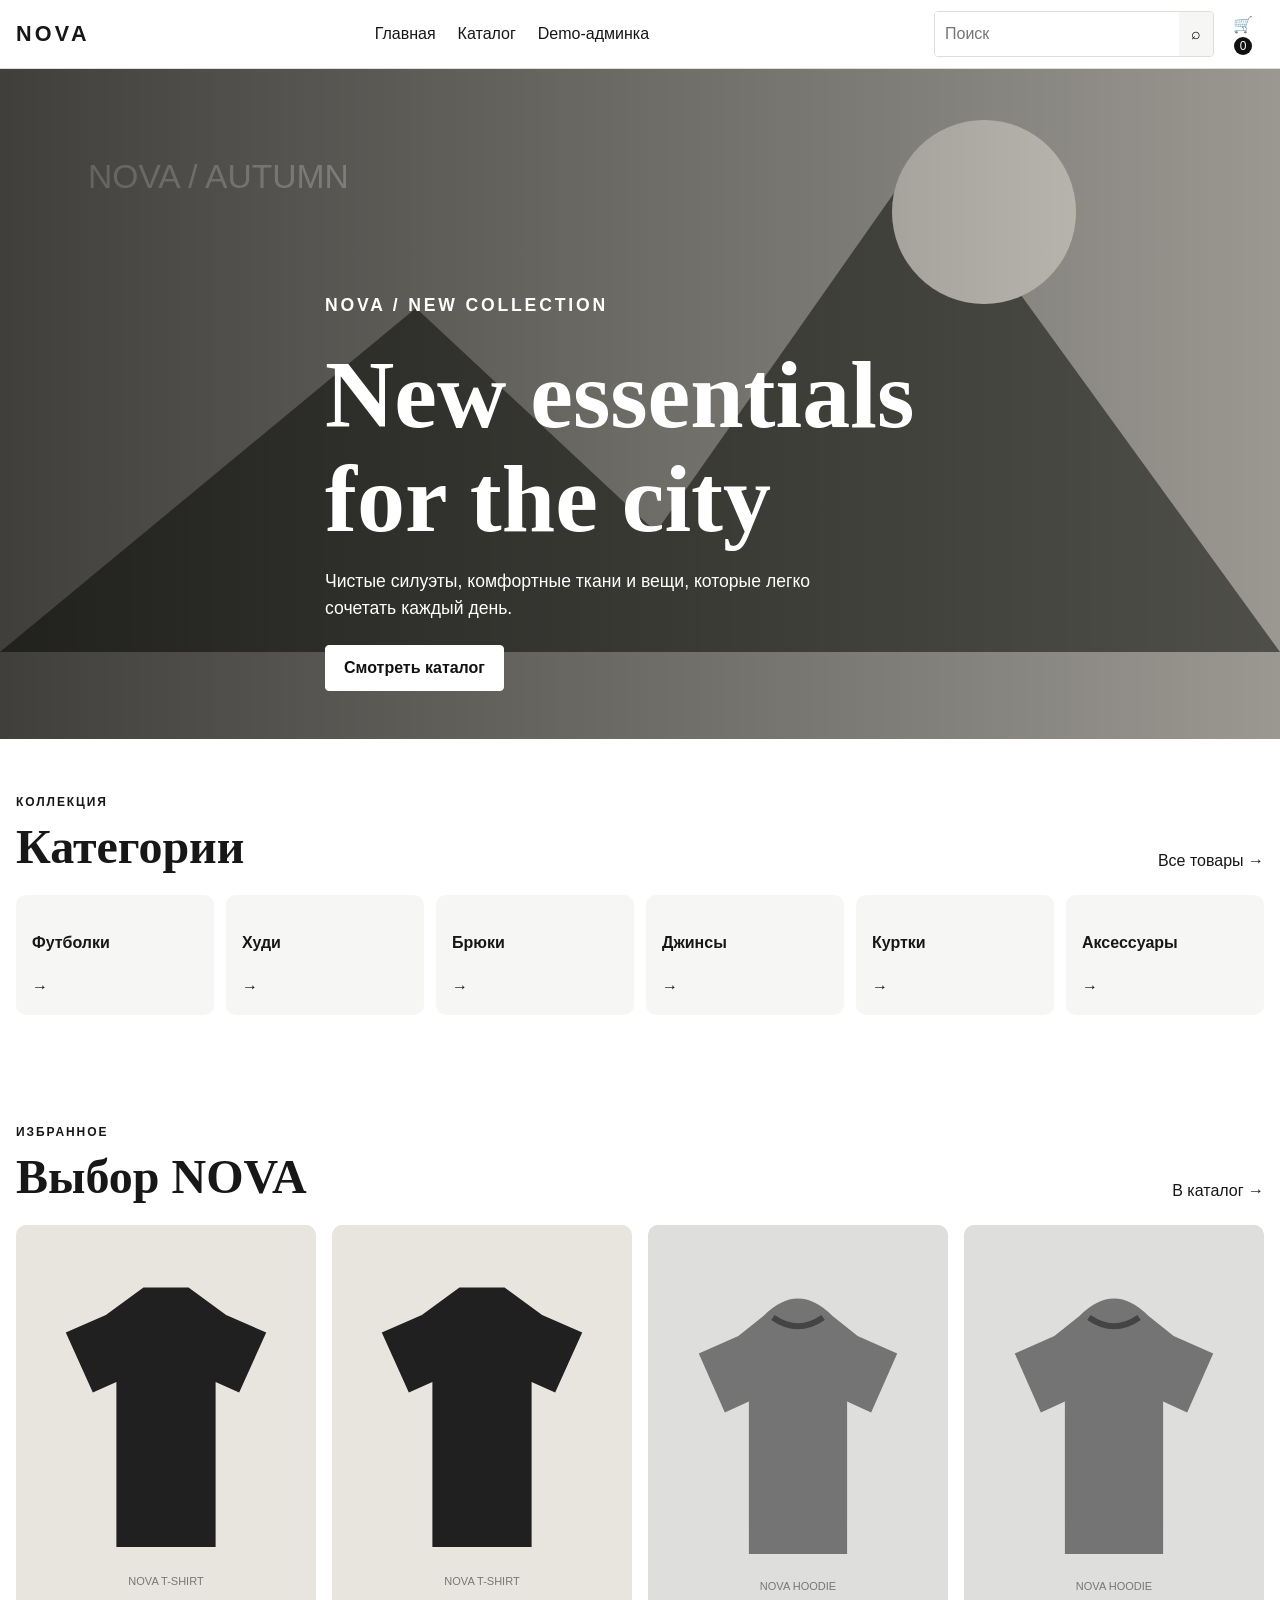
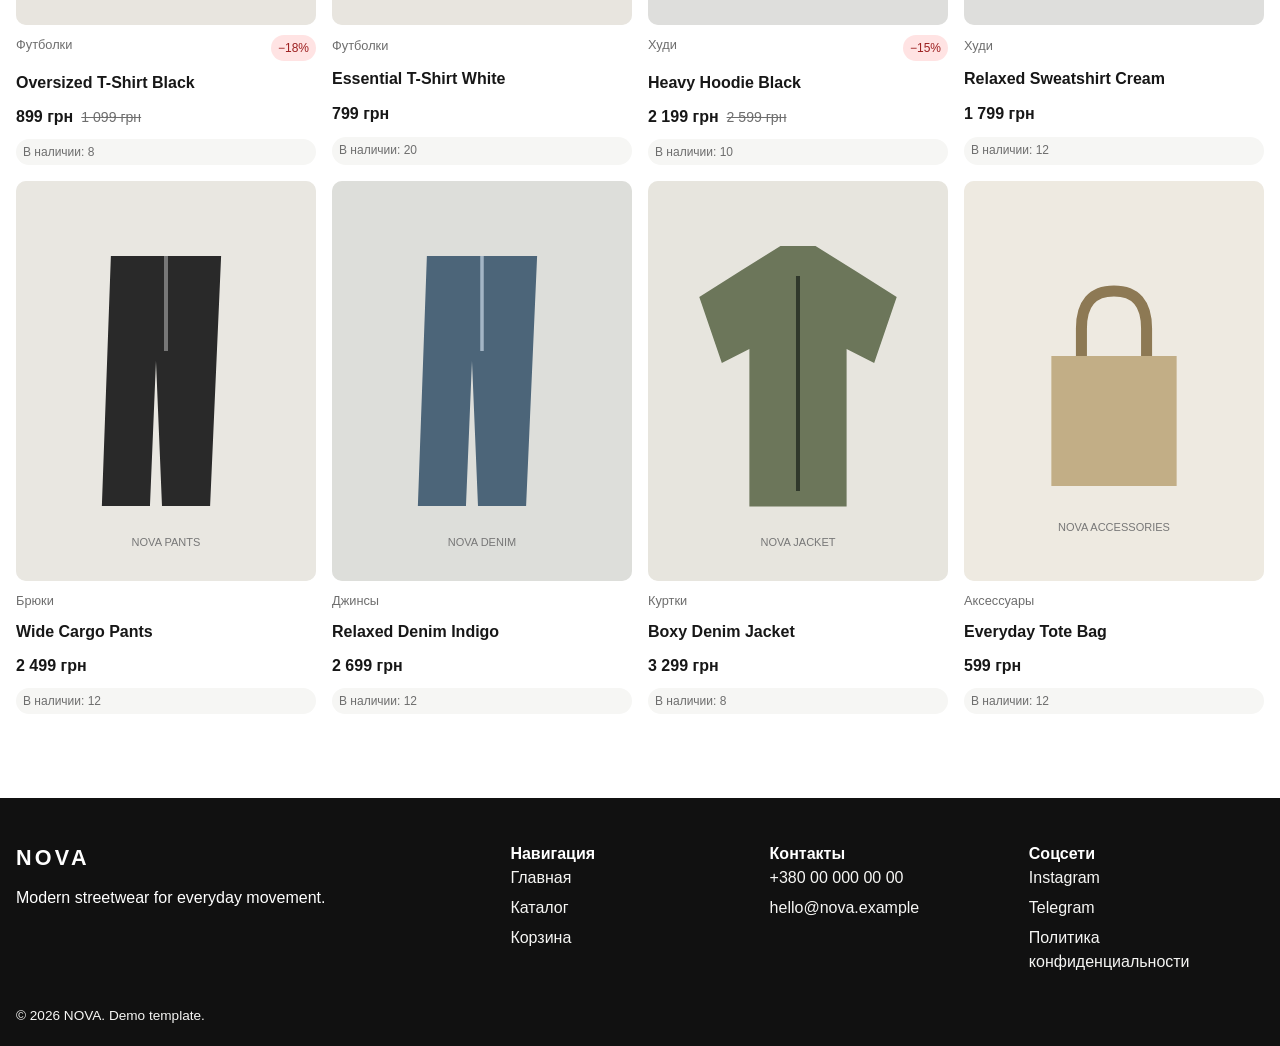
<file: index.html>
<!doctype html><html lang="ru"><head><meta charset="utf-8"><meta name="viewport" content="width=device-width,initial-scale=1"><title>NOVA — Modern Streetwear</title><link rel="stylesheet" href="css/reset.css"><link rel="stylesheet" href="css/themes/default.css"><link rel="stylesheet" href="css/components.css"><link rel="stylesheet" href="css/style.css"></head><body>
<header class="site-header"><div class="container header-row"><button class="icon-button menu-toggle" data-menu-toggle aria-label="Открыть меню" aria-expanded="false">☰</button><a class="brand" href="index.html" data-store-name>NOVA</a><nav class="nav"><a href="index.html">Главная</a><a href="catalog.html">Каталог</a><a href="admin/index.html">Demo-админка</a></nav><div class="header-actions"><form class="search-form header-search" data-search-form><input name="q" aria-label="Поиск товаров" placeholder="Поиск"><button aria-label="Искать">⌕</button></form><a class="icon-button" href="cart.html" aria-label="Корзина">🛒<span class="cart-count" data-cart-count>0</span></a></div></div><nav class="mobile-nav" data-mobile-nav><a href="index.html">Главная</a><a href="catalog.html">Каталог</a><a href="admin/index.html">Demo-админка</a></nav></header>
<main><section class="hero"><div class="container hero__content"><p class="eyebrow">NOVA / New collection</p><h1 data-hero-title>New essentials for the city</h1><p data-hero-text>Чистые силуэты, комфортные ткани и вещи, которые легко сочетать каждый день.</p><a class="button" href="catalog.html">Смотреть каталог</a></div></section><section class="section"><div class="container"><div class="section-head"><div><p class="eyebrow">Коллекция</p><h2>Категории</h2></div><a href="catalog.html">Все товары →</a></div><div class="categories" data-categories></div></div></section><section class="section"><div class="container"><div class="section-head"><div><p class="eyebrow">Избранное</p><h2>Выбор NOVA</h2></div><a href="catalog.html">В каталог →</a></div><div class="product-grid" data-featured-products></div></div></section></main><footer class="site-footer" data-footer></footer><script src="js/storage.js"></script><script src="js/main.js"></script><script>document.addEventListener('DOMContentLoaded',async()=>{try{const [p,s]=await Promise.all([loadProducts(),loadStore()]);document.querySelector('[data-hero-title]').textContent=s.heroTitle;document.querySelector('[data-hero-text]').textContent=s.heroText;document.querySelector('[data-categories]').innerHTML=getCategories(p).map(c=>`<a class="category-card" href="catalog.html?category=${c}">${categoryTitle(c)} <span>→</span></a>`).join('');document.querySelector('[data-featured-products]').innerHTML=p.filter(x=>x.featured).slice(0,8).map(x=>productCard(x,s.currency)).join('')}catch(e){console.error(e)}})</script></body></html>
</file>
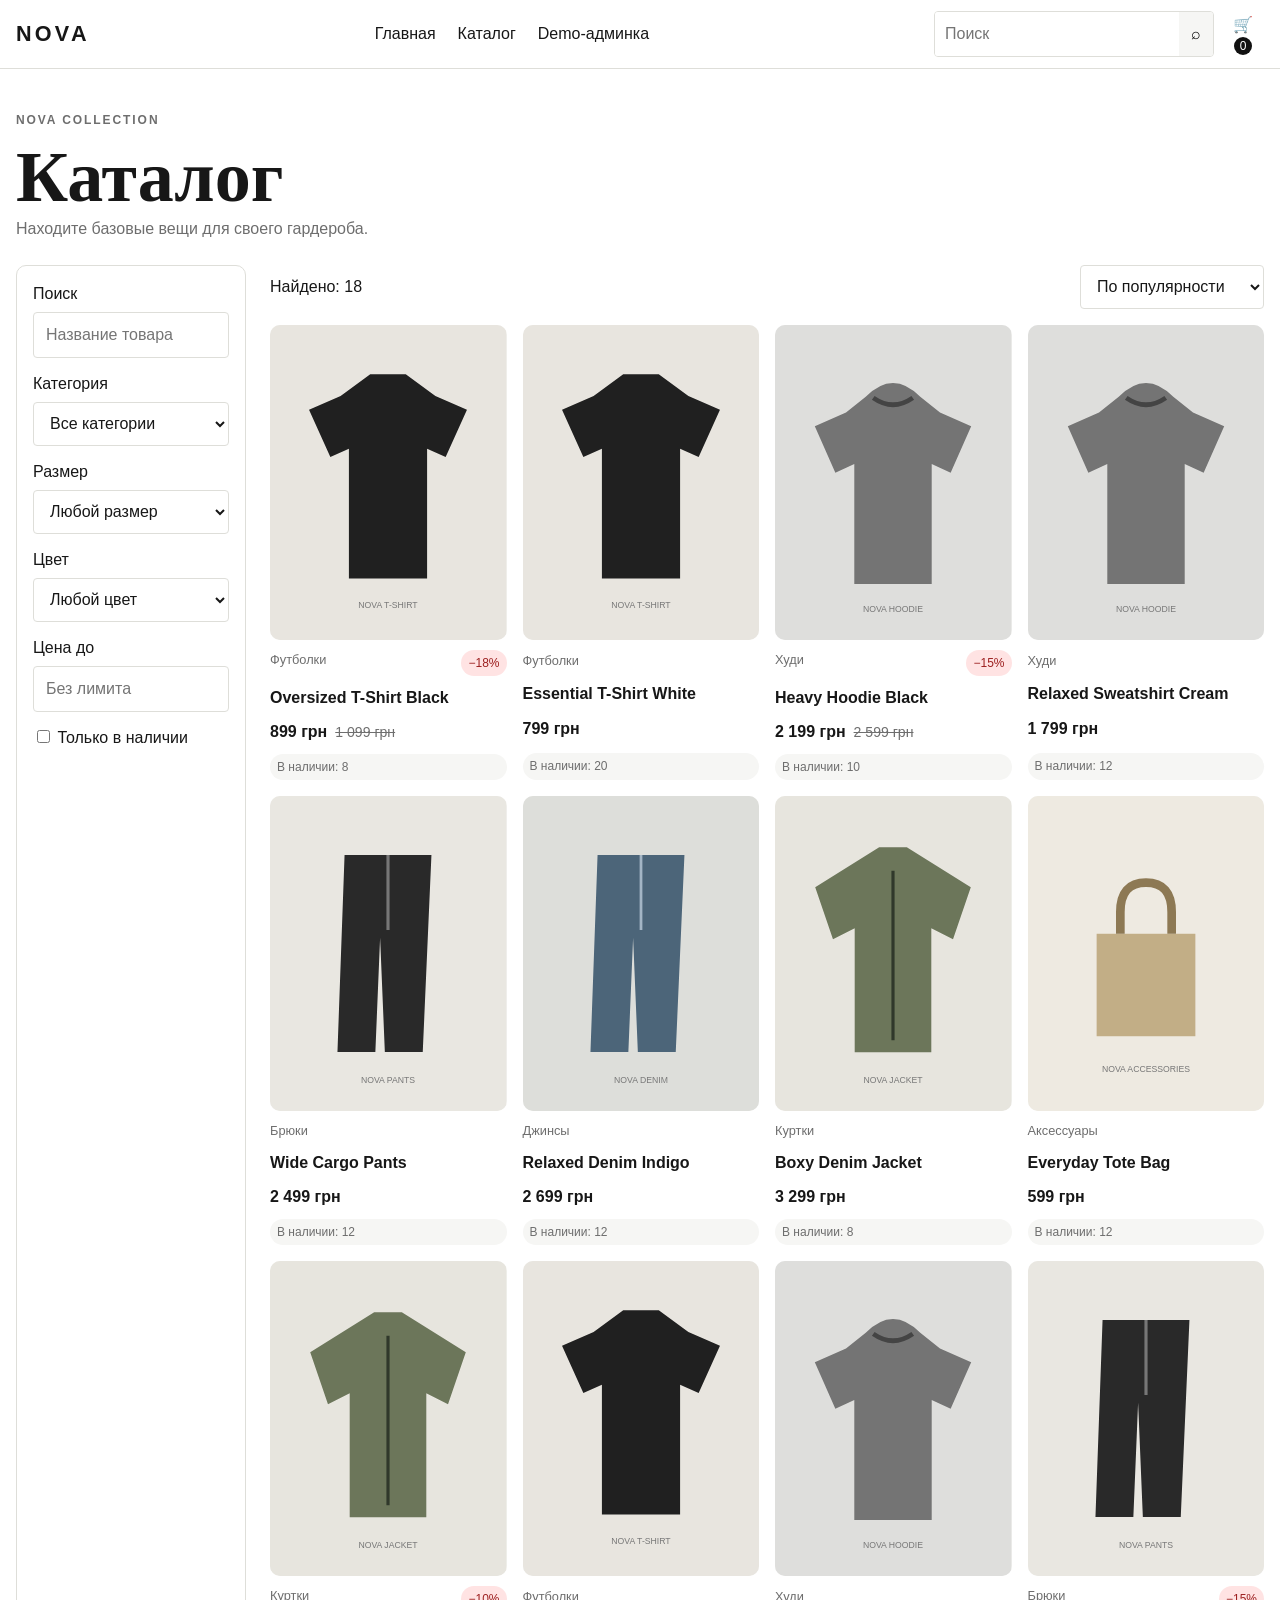
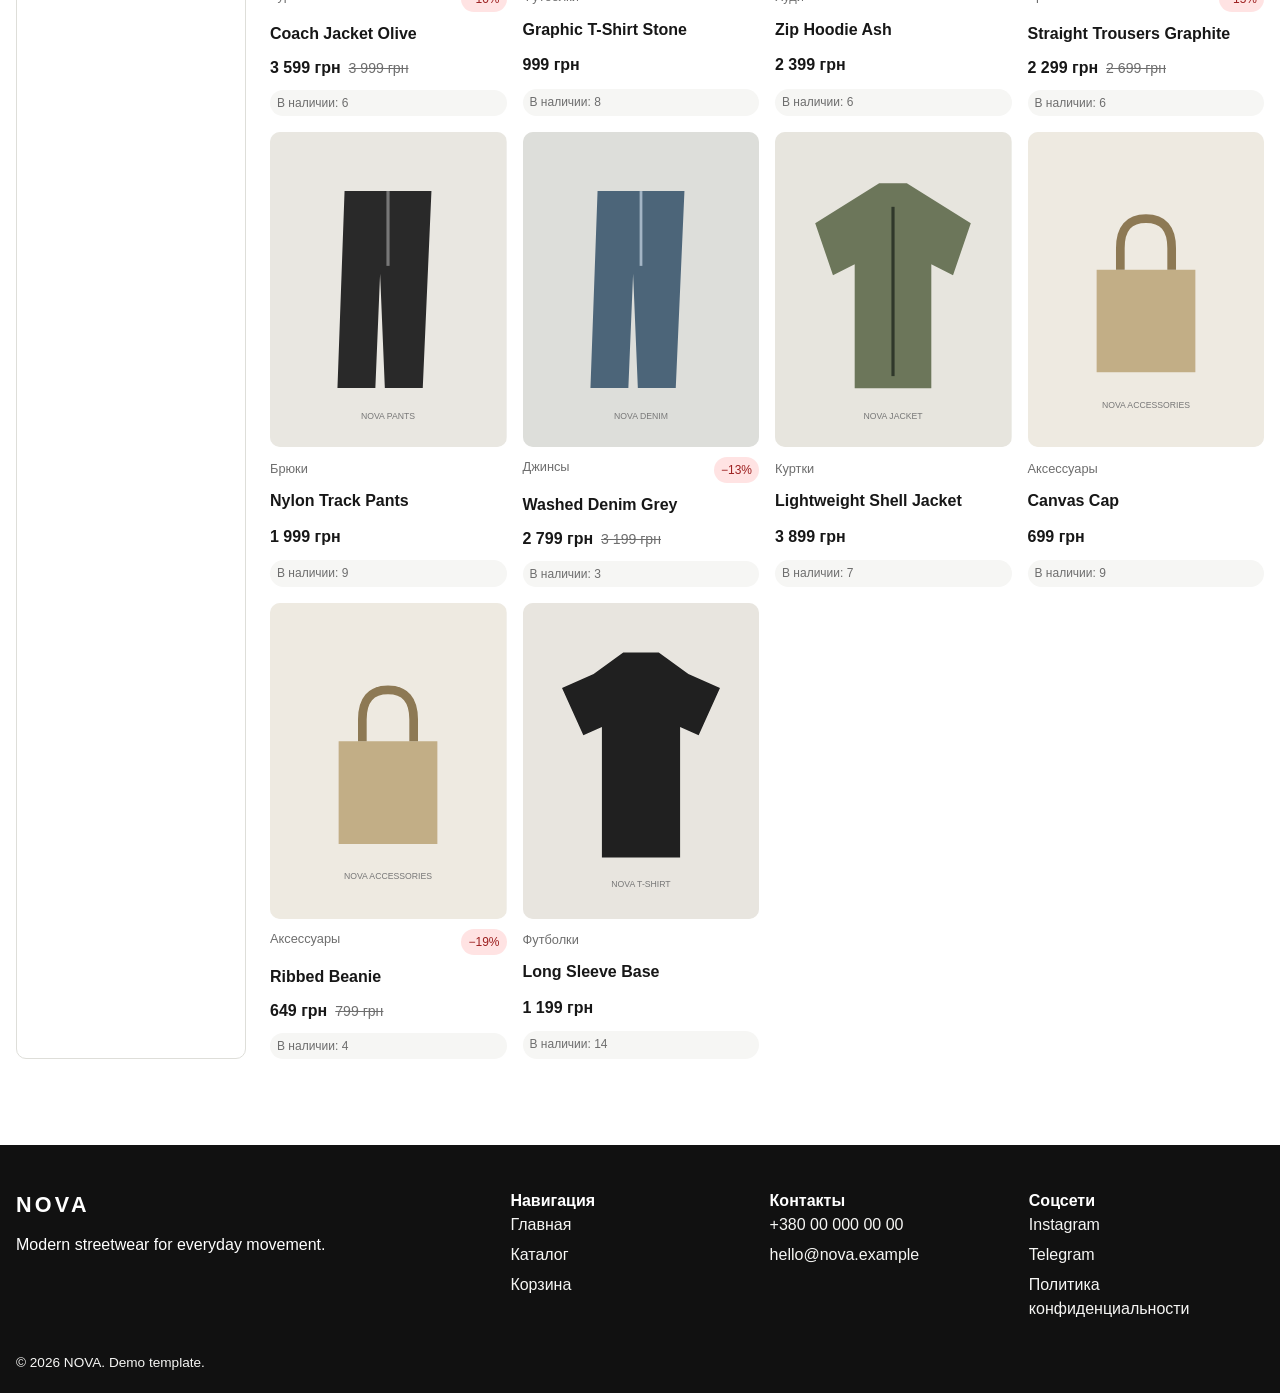
<file: catalog.html>
<!doctype html><html lang="ru"><head><meta charset="utf-8"><meta name="viewport" content="width=device-width,initial-scale=1"><title>Каталог — NOVA</title><link rel="stylesheet" href="css/reset.css"><link rel="stylesheet" href="css/themes/default.css"><link rel="stylesheet" href="css/components.css"><link rel="stylesheet" href="css/style.css"></head><body><header class="site-header"><div class="container header-row"><button class="icon-button menu-toggle" data-menu-toggle aria-label="Открыть меню" aria-expanded="false">☰</button><a class="brand" href="index.html" data-store-name>NOVA</a><nav class="nav"><a href="index.html">Главная</a><a href="catalog.html">Каталог</a><a href="admin/index.html">Demo-админка</a></nav><div class="header-actions"><form class="search-form header-search" data-search-form><input name="q" aria-label="Поиск товаров" placeholder="Поиск"><button aria-label="Искать">⌕</button></form><a class="icon-button" href="cart.html" aria-label="Корзина">🛒<span class="cart-count" data-cart-count>0</span></a></div></div><nav class="mobile-nav" data-mobile-nav><a href="index.html">Главная</a><a href="catalog.html">Каталог</a></nav></header><main class="container"><div class="page-intro"><p class="eyebrow">NOVA collection</p><h1>Каталог</h1><p>Находите базовые вещи для своего гардероба.</p></div><div class="catalog-layout"><aside class="filters" aria-label="Фильтры"><label class="filter-row">Поиск<input class="input" data-filter data-filter-search placeholder="Название товара"></label><label class="filter-row">Категория<select class="select" data-filter data-filter-category><option value="">Все категории</option></select></label><label class="filter-row">Размер<select class="select" data-filter data-filter-size><option value="">Любой размер</option></select></label><label class="filter-row">Цвет<select class="select" data-filter data-filter-color><option value="">Любой цвет</option></select></label><label class="filter-row">Цена до<input class="input" data-filter data-filter-price type="number" min="0" placeholder="Без лимита"></label><label><input type="checkbox" data-filter data-filter-stock> Только в наличии</label></aside><section><div class="catalog-toolbar"><span data-result-count>Загрузка…</span><select class="select" data-filter data-sort aria-label="Сортировка"><option value="popular">По популярности</option><option value="price-up">Сначала дешёвые</option><option value="price-down">Сначала дорогие</option><option value="new">Сначала новые</option><option value="name">По названию</option></select></div><div class="product-grid" data-catalog-grid><p>Загрузка товаров…</p></div></section></div></main><footer class="site-footer" data-footer></footer><script src="js/storage.js"></script><script src="js/main.js"></script><script src="js/catalog.js"></script></body></html>
</file>
<file: css/themes/default.css>
/* Меняйте переменные здесь: JavaScript от этой темы не зависит. */
:root {
  --color-primary: #111111; --color-background: #ffffff; --color-surface: #f6f6f4;
  --color-text: #171717; --color-text-secondary: #6e6e6e; --color-border: #deded9;
  --color-accent: #111111; --color-danger: #a62121; --color-success: #277043;
  --color-on-primary: #ffffff; --color-focus: #87b7ff; --color-sale-bg: #ffe3e3;
  --color-sale-text: #9d2020; --color-muted: #eeeeee;
  --font-main: Arial, Helvetica, sans-serif; --font-heading: Georgia, 'Times New Roman', serif;
  --radius-small: 4px; --radius-medium: 10px; --radius-large: 20px;
  --container-width: 1400px; --spacing-small: 8px; --spacing-medium: 16px; --spacing-large: 32px;
  --shadow: 0 10px 30px rgba(0,0,0,.07);
}
</file>
<file: css/components.css>
.container { width: min(calc(100% - 32px), var(--container-width)); margin-inline: auto; }
.button { display: inline-flex; min-height: 46px; align-items: center; justify-content: center; padding: 10px 18px; border: 1px solid var(--color-primary); border-radius: var(--radius-small); background: var(--color-primary); color: var(--color-on-primary); font-weight: 700; transition: .2s; }
.button:hover { opacity: .82; transform: translateY(-1px); }.button:active { transform: translateY(0); }.button--secondary { background: transparent; color: var(--color-text); }.button--danger { border-color: var(--color-danger); background: var(--color-danger); }.button:disabled { cursor: not-allowed; opacity: .45; transform: none; }
.field { display: grid; gap: 6px; font-weight: 700; }.input, .select, .textarea { width: 100%; min-height: 44px; padding: 10px 12px; border: 1px solid var(--color-border); border-radius: var(--radius-small); background: var(--color-background); color: var(--color-text); }.textarea { min-height: 96px; resize: vertical; }.input:focus, .select:focus, .textarea:focus, button:focus-visible, a:focus-visible { outline: 3px solid var(--color-focus); outline-offset: 2px; }
.product-grid { display: grid; grid-template-columns: repeat(auto-fit, minmax(155px, 1fr)); gap: 16px; }.product-card { position: relative; display: grid; gap: 10px; }.product-card__image { aspect-ratio: 3 / 4; overflow: hidden; border-radius: var(--radius-medium); background: var(--color-surface); }.product-card__image img { width: 100%; height: 100%; object-fit: cover; transition: transform .3s; }.product-card:hover img { transform: scale(1.03); }.product-card__name { font-weight: 700; }.price { display: flex; gap: 8px; align-items: baseline; font-weight: 700; }.price del { color: var(--color-text-secondary); font-size: .88em; font-weight: 400; }.badge { display: inline-block; padding: 4px 7px; border-radius: 99px; background: var(--color-surface); color: var(--color-text-secondary); font-size: .75rem; }.badge--sale { background: var(--color-sale-bg); color: var(--color-sale-text); }.badge--out { background: var(--color-muted); }.empty-state { padding: 36px 16px; border: 1px dashed var(--color-border); border-radius: var(--radius-medium); text-align: center; color: var(--color-text-secondary); }.notice { padding: 12px; border-radius: var(--radius-small); background: var(--color-surface); color: var(--color-success); }.error { color: var(--color-danger); font-size: .9rem; }
</file>
<file: css/style.css>
body { min-width: 320px; overflow-x: hidden; background: var(--color-background); color: var(--color-text); font-family: var(--font-main); line-height: 1.5; }
.site-header { position: sticky; z-index: 10; top: 0; border-bottom: 1px solid var(--color-border); background: color-mix(in srgb, var(--color-background) 94%, transparent); backdrop-filter: blur(12px); }.header-row { min-height: 68px; display: flex; align-items: center; justify-content: space-between; gap: 12px; }.brand { font-size: 1.35rem; font-weight: 900; letter-spacing: .15em; }.nav { display: none; gap: 22px; }.nav a:hover { color: var(--color-text-secondary); }.header-actions { display: flex; align-items: center; gap: 8px; }.icon-button { display: inline-grid; width: 42px; height: 42px; place-items: center; border: 0; background: none; color: var(--color-text); }.cart-count { min-width: 18px; padding: 0 4px; border-radius: 99px; background: var(--color-primary); color: white; font-size: .75rem; text-align: center; }.mobile-nav { display: none; padding: 0 16px 16px; }.mobile-nav.is-open { display: grid; gap: 12px; }.search-form { display: flex; border: 1px solid var(--color-border); border-radius: var(--radius-small); overflow: hidden; }.search-form input { width: 100%; min-width: 0; border: 0; padding: 10px; }.search-form button { border: 0; padding: 0 12px; background: var(--color-surface); }
.hero { min-height: 540px; display: grid; align-items: end; padding: 48px 0; background: linear-gradient(90deg, rgba(0,0,0,.62), rgba(0,0,0,.08)), url('../assets/images/hero.svg') center/cover; color: white; }.hero__content { max-width: 630px; }.eyebrow { margin-bottom: 10px; text-transform: uppercase; letter-spacing: .16em; font-size: .75rem; font-weight: 700; }.hero h1, h1, h2 { font-family: var(--font-heading); line-height: 1.08; }.hero h1 { font-size: clamp(2.6rem, 8vw, 6rem); }.hero p { max-width: 500px; margin: 18px 0 24px; font-size: 1.1rem; }.hero .button { background: white; border-color: white; color: var(--color-primary); }
.section { padding: 54px 0; }.section-head { display: flex; align-items: end; justify-content: space-between; gap: 16px; margin-bottom: 22px; }.section-head h2 { font-size: clamp(1.8rem, 4vw, 3rem); }.categories { display: grid; grid-template-columns: repeat(auto-fit, minmax(135px, 1fr)); gap: 12px; }.category-card { min-height: 120px; display: grid; place-items: end start; padding: 16px; border-radius: var(--radius-medium); background: var(--color-surface); font-weight: 800; text-transform: capitalize; transition: .2s; }.category-card:hover { background: var(--color-primary); color: white; }
.page-intro { padding: 42px 0 24px; }.page-intro h1 { font-size: clamp(2.2rem, 6vw, 4.5rem); }.page-intro p { color: var(--color-text-secondary); }.catalog-layout { display: grid; gap: 24px; padding-bottom: 56px; }.filters { display: grid; gap: 14px; align-content: start; padding: 16px; border: 1px solid var(--color-border); border-radius: var(--radius-medium); }.filter-row { display: grid; gap: 6px; }.filter-row label { font-size: .9rem; font-weight: 700; }.catalog-toolbar { display: flex; align-items: center; justify-content: space-between; gap: 10px; margin-bottom: 16px; }.catalog-toolbar .select { width: auto; }.product-card__meta { display: flex; justify-content: space-between; gap: 8px; color: var(--color-text-secondary); font-size: .8rem; }
.product-page { padding: 36px 0 64px; }.product-detail { display: grid; gap: 28px; }.product-main-image { aspect-ratio: 3 / 4; overflow: hidden; border-radius: var(--radius-large); background: var(--color-surface); }.product-main-image img { width: 100%; height: 100%; object-fit: cover; }.product-thumbs { display: flex; gap: 8px; margin-top: 10px; }.product-thumbs button { width: 64px; aspect-ratio: 1; overflow: hidden; padding: 0; border: 2px solid transparent; border-radius: var(--radius-small); }.product-thumbs button.is-active { border-color: var(--color-primary); }.product-thumbs img { width: 100%; height: 100%; object-fit: cover; }.product-info { display: grid; align-content: start; gap: 18px; }.product-info h1 { font-size: clamp(2rem, 5vw, 3.5rem); }.choice-list { display: flex; flex-wrap: wrap; gap: 8px; }.choice { min-width: 45px; min-height: 42px; padding: 8px 12px; border: 1px solid var(--color-border); border-radius: var(--radius-small); background: var(--color-background); }.choice.is-selected { border-color: var(--color-primary); background: var(--color-primary); color: #fff; }.choice:disabled { cursor: not-allowed; text-decoration: line-through; opacity: .4; }.details-list { display: grid; gap: 8px; color: var(--color-text-secondary); }
.cart-page { padding: 36px 0 64px; }.cart-layout { display: grid; gap: 24px; }.cart-items { display: grid; gap: 14px; }.cart-item { display: grid; grid-template-columns: 86px 1fr; gap: 14px; padding-bottom: 14px; border-bottom: 1px solid var(--color-border); }.cart-item img { width: 86px; aspect-ratio: 3/4; object-fit: cover; border-radius: var(--radius-small); }.cart-item__info { display: grid; gap: 6px; }.quantity { display: flex; align-items: center; gap: 8px; }.quantity button { width: 32px; height: 32px; border: 1px solid var(--color-border); background: var(--color-background); }.order-box { padding: 20px; border-radius: var(--radius-medium); background: var(--color-surface); }.order-box form { display: grid; gap: 12px; }.total { display: flex; justify-content: space-between; margin: 16px 0; font-size: 1.2rem; font-weight: 800; }
.site-footer { margin-top: 30px; padding: 44px 0 20px; background: var(--color-primary); color: var(--color-on-primary); }.footer-grid { display: grid; gap: 24px; }.footer-grid a, .copyright { color: var(--color-surface); }.footer-grid li + li { margin-top: 6px; }.copyright { margin-top: 32px; font-size: .85rem; }
.admin-body { background: var(--color-surface); }.admin-header { border-bottom: 1px solid var(--color-border); background: var(--color-background); }.admin-main { padding: 30px 0 60px; }.admin-nav { display: flex; gap: 16px; }.stats { display: grid; grid-template-columns: repeat(auto-fit, minmax(165px, 1fr)); gap: 16px; margin: 24px 0; }.stat { padding: 20px; border-radius: var(--radius-medium); background: var(--color-background); box-shadow: var(--shadow); }.stat strong { display: block; font: 2rem var(--font-heading); }.admin-card { padding: 20px; border-radius: var(--radius-medium); background: var(--color-background); box-shadow: var(--shadow); }.table-wrap { overflow-x: auto; }.admin-table { width: 100%; min-width: 620px; border-collapse: collapse; }.admin-table th, .admin-table td { padding: 12px 8px; border-bottom: 1px solid var(--color-border); text-align: left; }.form-grid { display: grid; gap: 14px; }.admin-actions { display: flex; flex-wrap: wrap; gap: 8px; }.modal { position: fixed; z-index: 20; inset: 0; display: none; place-items: center; padding: 16px; background: rgba(0,0,0,.5); }.modal.is-open { display: grid; }.modal__content { width: min(100%, 720px); max-height: calc(100vh - 32px); overflow: auto; padding: 22px; border-radius: var(--radius-medium); background: var(--color-background); }.modal__head { display: flex; justify-content: space-between; gap: 10px; margin-bottom: 18px; }
@media (min-width: 700px) { .nav { display: flex; }.menu-toggle { display: none; }.header-search { width: min(30vw, 280px); }.product-grid { grid-template-columns: repeat(auto-fit, minmax(210px, 1fr)); }.catalog-layout { grid-template-columns: 230px 1fr; }.product-detail { grid-template-columns: minmax(0, 1.05fr) minmax(320px, .95fr); }.cart-layout { grid-template-columns: 1fr 370px; }.footer-grid { grid-template-columns: 2fr repeat(3, 1fr); }.form-grid--two { grid-template-columns: 1fr 1fr; } }
@media (min-width: 1100px) { .product-grid { grid-template-columns: repeat(4, 1fr); }.hero { min-height: 670px; } }
</file>
